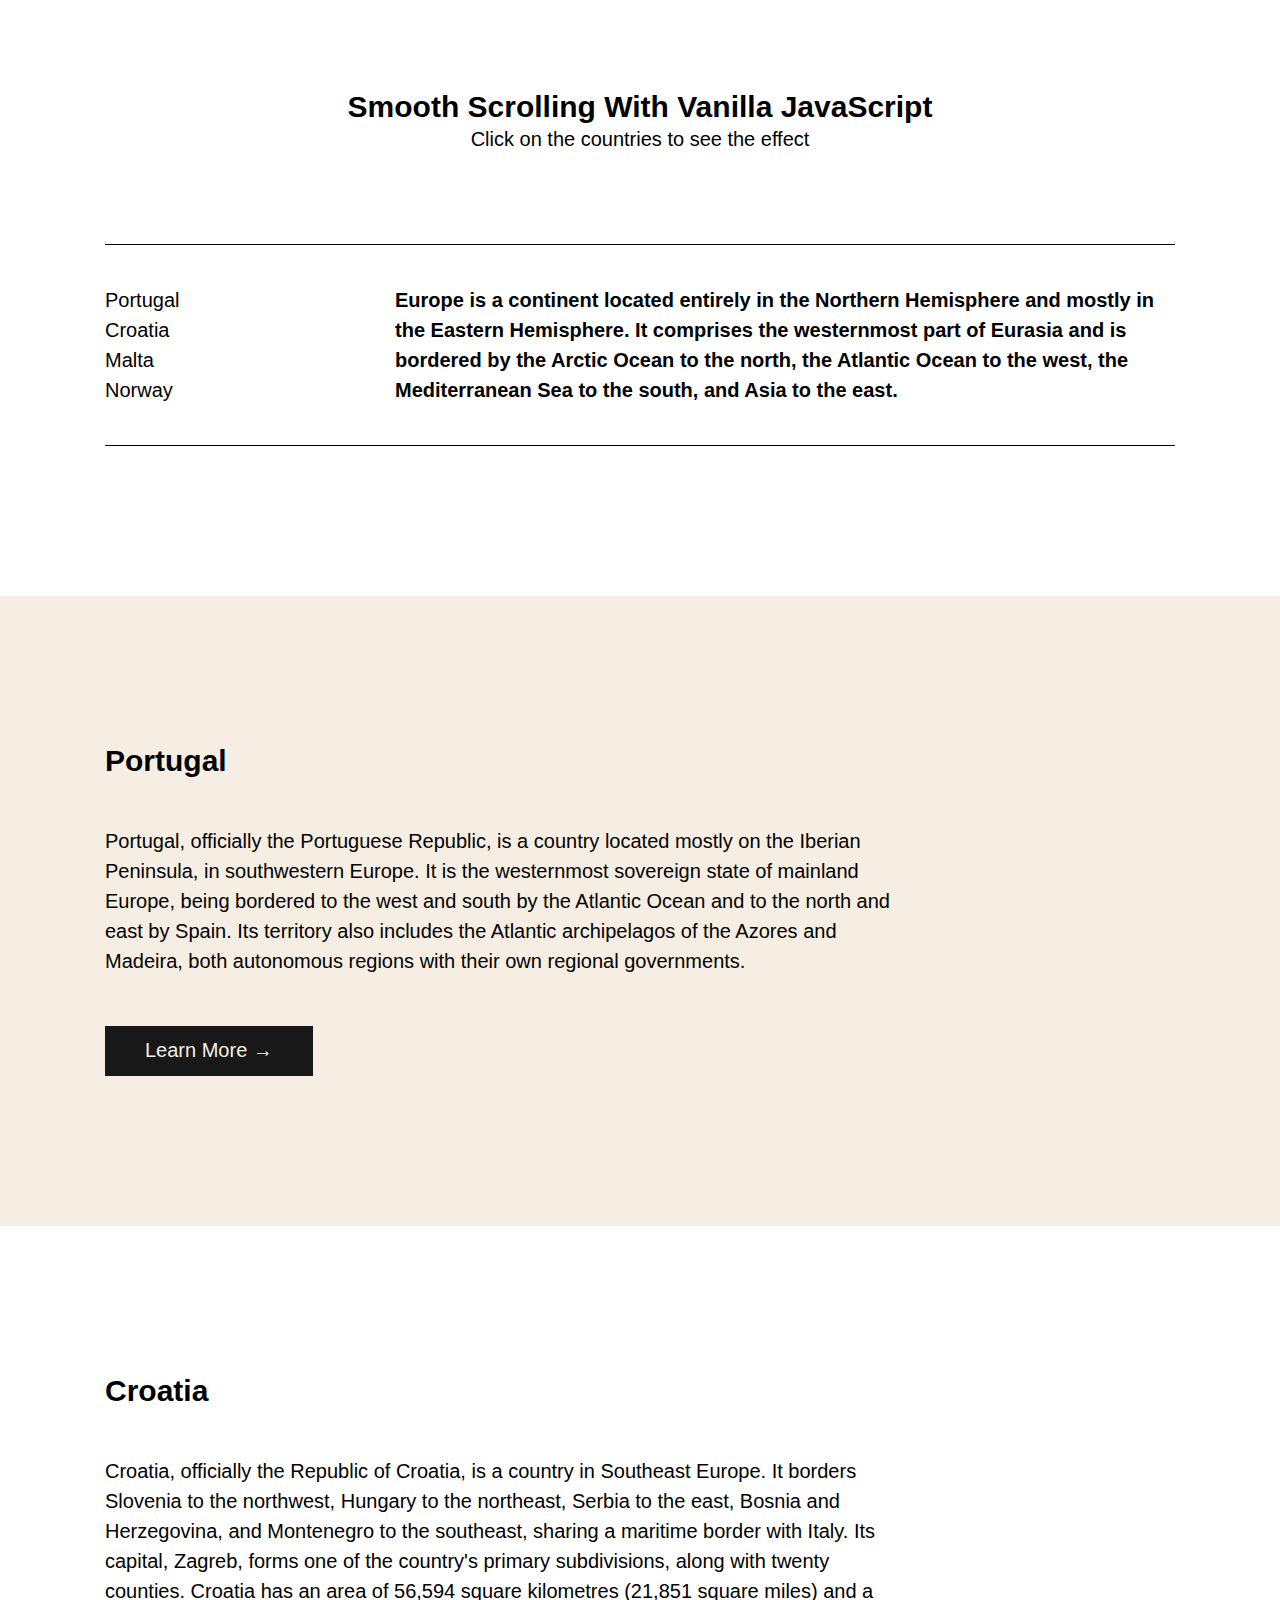
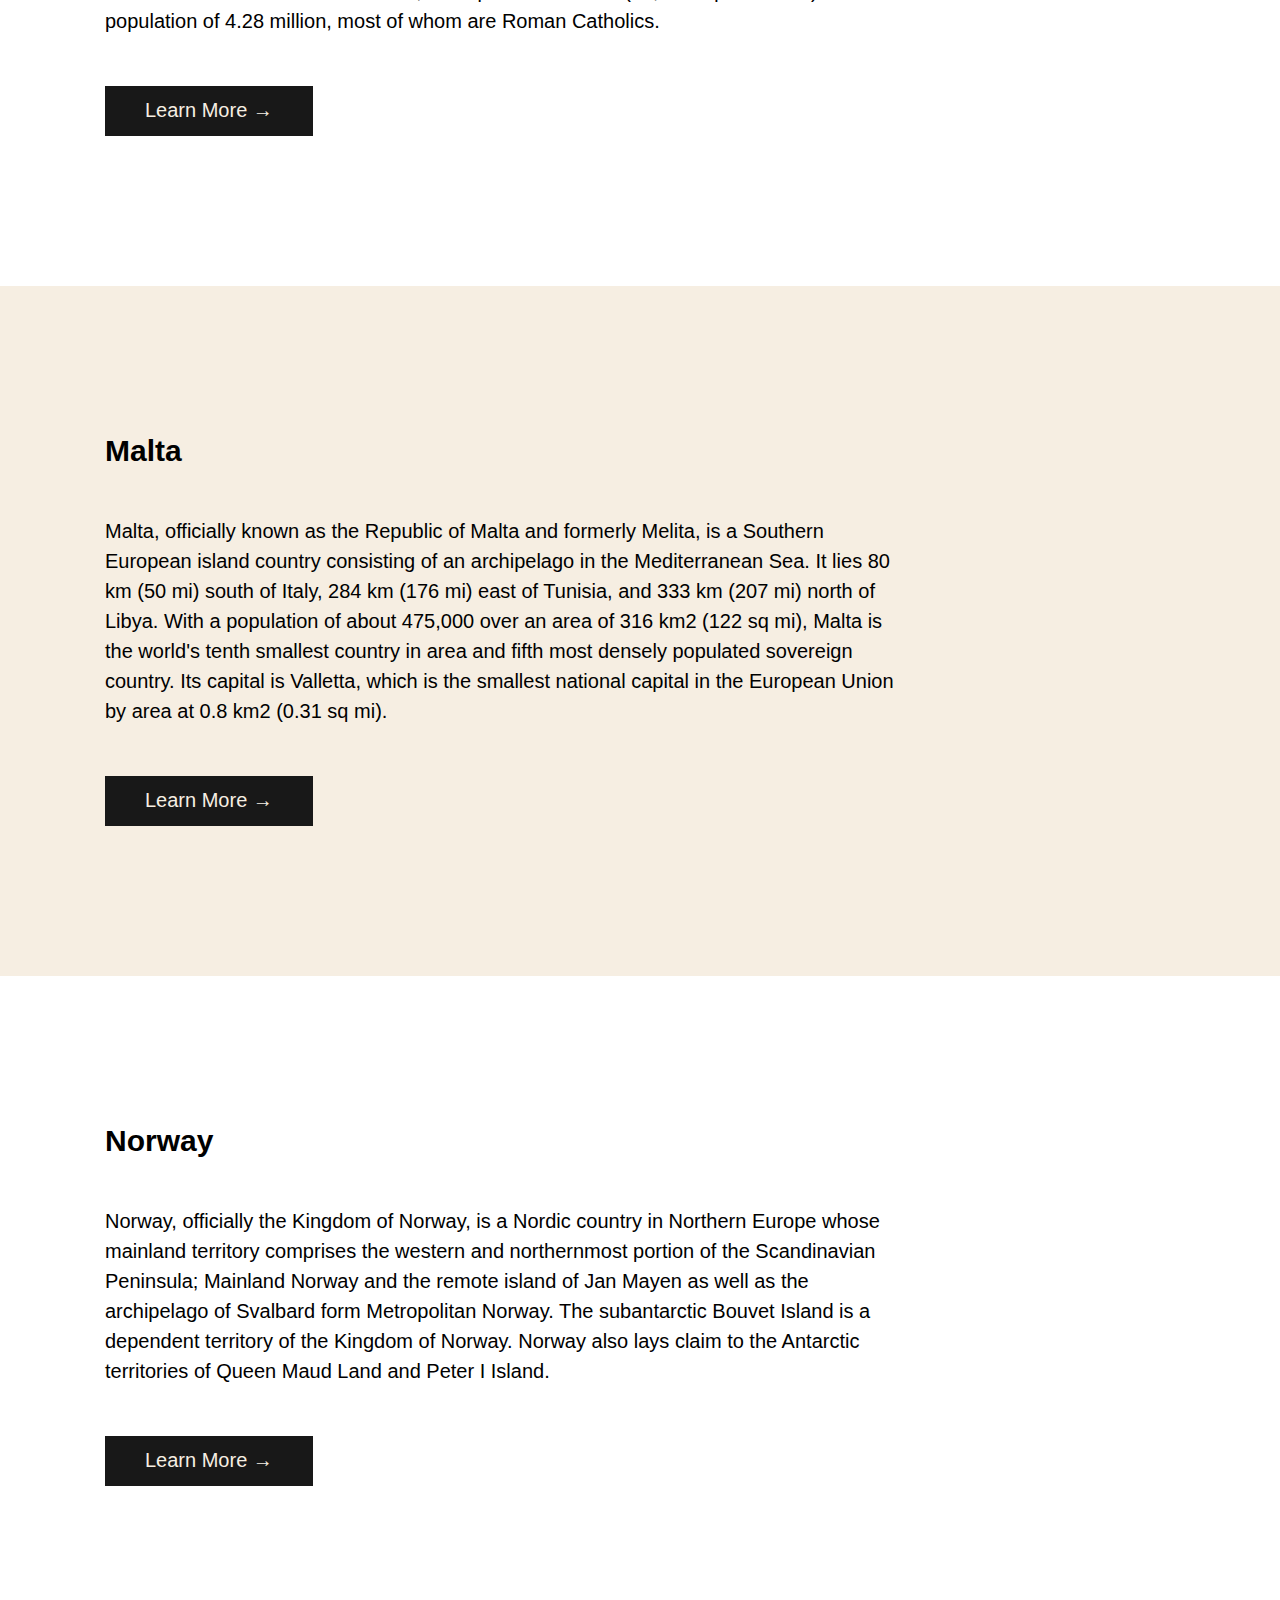
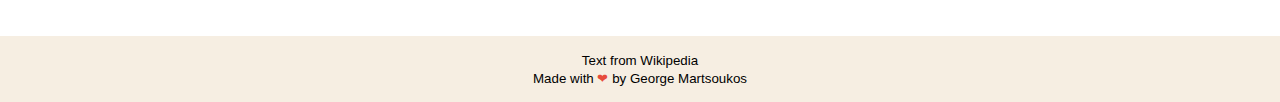
<file: index2.html>
<!DOCTYPE html>
<html lang="en">
<head>
    <meta charset="UTF-8">
    <meta http-equiv="X-UA-Compatible" content="IE=edge">
    <meta name="viewport" content="width=device-width, initial-scale=1.0">
    <title>Document</title>

    <style>
        /* RESET RULES
–––––––––––––––––––––––––––––––––––––––––––––––––– */
:root {
  --black: #181818;
  --beige: #F6EEE2;
  --red: #e74c3c;
}

* {
  padding: 0;
  margin: 0;
  box-sizing: border-box;
}

ul {
  list-style: none;
}

a {
  color: inherit;
  text-decoration: none;
}

body {
  font: 20px/30px sans-serif;
}

.container {
  max-width: 1100px;
  padding: 0 15px;
  margin: 0 auto;
}

.text-intro {
  text-align: center;
  margin: 10vh 0;
  padding: 0 15px;
}

h1 {
  font-size: 30px;
  line-height: normal;
  margin-top: 10px;
}

.page-header {
  display: grid;
  grid-column-gap: 30px;
  grid-template-columns: 1fr 3fr;
  padding: 40px 0;
  border-top: 1px solid;
  border-bottom: 1px solid;
  margin-bottom: 150px;
}

.header-text {
  font-weight: bold;
}

.section {
  padding: 150px 0;
}

.section:nth-of-type(1),
.section:nth-of-type(3),
.page-footer {
  background: var(--beige);
}

.section-text {
  margin: 50px 0;
  max-width: 800px;
}

.section-btn {
  display: inline-block;
  color: var(--beige);
  background: var(--black);
  min-width: 200px;
  height: 50px;
  padding: 9px 40px;
  text-align: center;
}


/* FOOTER
–––––––––––––––––––––––––––––––––––––––––––––––––– */
.page-footer {
  font-size: 16px;
  line-height: normal;
  text-align: center;
  padding: 15px;
}

.page-footer span {
  color: var(--red);
}
    </style>
</head>
<body>
    
    <div class="container">
        <div class="text-intro">
          <h1>Smooth Scrolling With Vanilla JavaScript</h1>
          <p>Click on the countries to see the effect</p>
        </div>
        <header class="page-header">
          <nav>
            <ul>
              <li>
                <a href="#portugal">Portugal</a>
              </li>
              <li>
                <a href="#croatia">Croatia</a>
              </li>
              <li>
                <a href="#malta">Malta</a>
              </li>
              <li>
                <a href="#norway">Norway</a>
              </li>
            </ul>
          </nav>
          <div class="header-text">
            Europe is a continent located entirely in the Northern Hemisphere and mostly in the Eastern Hemisphere. It comprises the westernmost part of Eurasia and is bordered by the Arctic Ocean to the north, the Atlantic Ocean to the west, the Mediterranean Sea to the south, and Asia to the east.
          </div>
        </header>
      </div>
      <section class="section" id="portugal">
        <div class="container">
          <h2>Portugal</h2>
          <div class="section-text">
            Portugal, officially the Portuguese Republic, is a country located mostly on the Iberian Peninsula, in southwestern Europe. It is the westernmost sovereign state of mainland Europe, being bordered to the west and south by the Atlantic Ocean and to the north and east by Spain. Its territory also includes the Atlantic archipelagos of the Azores and Madeira, both autonomous regions with their own regional governments.
          </div>
          <a href="https://en.wikipedia.org/wiki/Portugal" class="section-btn" target="_blank">
            Learn More →
          </a>
        </div>
      </section>
      <section class="section" id="croatia">
        <div class="container">
          <h2>Croatia</h2>
          <div class="section-text">
            Croatia, officially the Republic of Croatia, is a country in Southeast Europe. It borders Slovenia to the northwest, Hungary to the northeast, Serbia to the east, Bosnia and Herzegovina, and Montenegro to the southeast, sharing a maritime border with Italy. Its capital, Zagreb, forms one of the country's primary subdivisions, along with twenty counties. Croatia has an area of 56,594 square kilometres (21,851 square miles) and a population of 4.28 million, most of whom are Roman Catholics.
          </div>
          <a href="https://en.wikipedia.org/wiki/Croatia" class="section-btn" target="_blank">
            Learn More →
          </a>
        </div>
      </section>
      <section class="section" id="malta">
        <div class="container">
          <h2>Malta</h2>
          <div class="section-text">
            Malta, officially known as the Republic of Malta and formerly Melita, is a Southern European island country consisting of an archipelago in the Mediterranean Sea. It lies 80 km (50 mi) south of Italy, 284 km (176 mi) east of Tunisia, and 333 km (207 mi) north of Libya. With a population of about 475,000 over an area of 316 km2 (122 sq mi), Malta is the world's tenth smallest country in area and fifth most densely populated sovereign country. Its capital is Valletta, which is the smallest national capital in the European Union by area at 0.8 km2 (0.31 sq mi).
          </div>
          <a href="https://en.wikipedia.org/wiki/Malta" class="section-btn" target="_blank">
            Learn More →
          </a>
        </div>
      </section>
      <section class="section" id="norway">
        <div class="container">
          <h2>Norway</h2>
          <div class="section-text">
            Norway, officially the Kingdom of Norway, is a Nordic country in Northern Europe whose mainland territory comprises the western and northernmost portion of the Scandinavian Peninsula; Mainland Norway and the remote island of Jan Mayen as well as the archipelago of Svalbard form Metropolitan Norway. The subantarctic Bouvet Island is a dependent territory of the Kingdom of Norway. Norway also lays claim to the Antarctic territories of Queen Maud Land and Peter I Island.
          </div>
          <a href="https://en.wikipedia.org/wiki/Norway" class="section-btn" target="_blank">
            Learn More →
          </a>
        </div>
      </section>
      <footer class="page-footer">
        <p>
          <small>Text from <a href="https://en.wikipedia.org/" target="_blank">Wikipedia</a>
          </small>
        </p>
        <p>
          <small>Made with <span>❤</span> by <a href="https://georgemartsoukos.com/" target="_blank">George Martsoukos</a>
          </small>
        </p>
      </footer>

      <script>
        const links = document.querySelectorAll(".page-header ul a");

for (const link of links) {
  link.addEventListener("click", clickHandler);
}

function clickHandler(e) {
  e.preventDefault();
  const href = this.getAttribute("href");
  const offsetTop = document.querySelector(href).offsetTop;

  console.log(href);
  console.log(offsetTop);

  scroll({
    top: offsetTop,
    behavior: "smooth"
  });
}
      </script>
</body>
</html>
</file>
